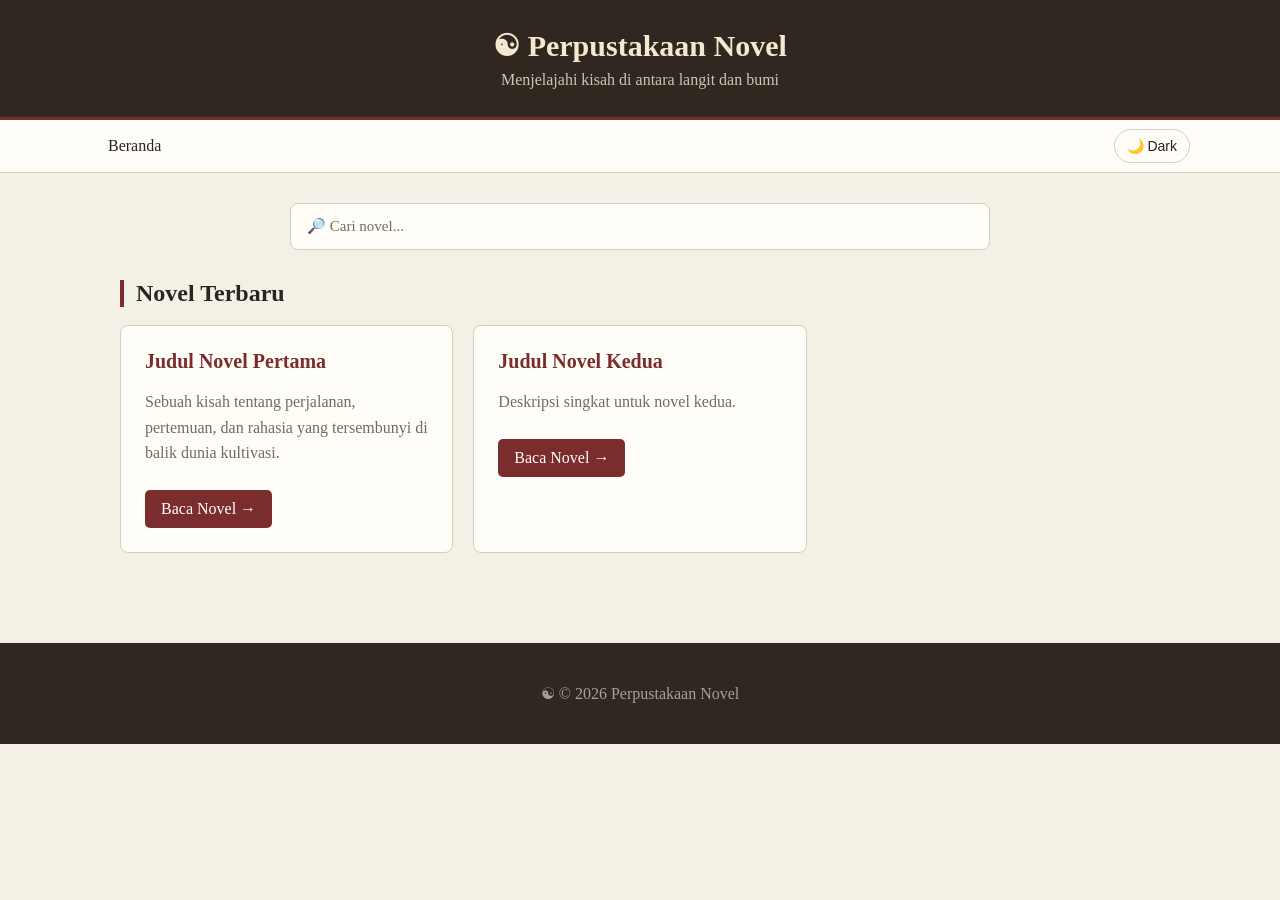
<file: index.html>
<!DOCTYPE html>
<html lang="id">
<head>
    <meta charset="UTF-8">
    <meta name="viewport" content="width=device-width, initial-scale=1.0">

    <title>Perpustakaan Novel</title>

    <link rel="stylesheet" href="style.css">
</head>

<body>

<header>
    <div class="header-content">
        <h1>☯ Perpustakaan Novel</h1>
        <p>Menjelajahi kisah di antara langit dan bumi</p>
    </div>
</header>

<nav>
    <div class="nav-content">

        <div class="nav-links">
            <a href="index.html">Beranda</a>
        </div>

        <button class="theme-button" onclick="toggleTheme()">
            🌙 Dark
        </button>

    </div>
</nav>

<div class="container">

    <input
        type="text"
        class="search"
        placeholder="🔎 Cari novel..."
    >

    <div class="section-title">
        <h2>Novel Terbaru</h2>
    </div>

    <div class="novel-list">

        <div class="novel">
            <h3>Judul Novel Pertama</h3>

            <p>
                Sebuah kisah tentang perjalanan,
                pertemuan, dan rahasia yang tersembunyi
                di balik dunia kultivasi.
            </p>

            <a href="novel1.html">
                Baca Novel →
            </a>
        </div>

        <div class="novel">
            <h3>Judul Novel Kedua</h3>

            <p>
                Deskripsi singkat untuk novel kedua.
            </p>

            <a href="#">
                Baca Novel →
            </a>
        </div>

    </div>

</div>

<footer>
    <p>☯ © 2026 Perpustakaan Novel</p>
</footer>

<script>
    function setTheme(theme) {
        if (theme === "dark") {
            document.body.classList.add("dark");
            document.querySelector(".theme-button").innerHTML = "☀️ Light";
        } else {
            document.body.classList.remove("dark");
            document.querySelector(".theme-button").innerHTML = "🌙 Dark";
        }
    }

    function toggleTheme() {
        if (document.body.classList.contains("dark")) {
            localStorage.setItem("theme", "light");
            setTheme("light");
        } else {
            localStorage.setItem("theme", "dark");
            setTheme("dark");
        }
    }

    function loadTheme() {
        const savedTheme = localStorage.getItem("theme");

        if (savedTheme === "dark") {
            setTheme("dark");
        } else {
            setTheme("light");
        }
    }

    loadTheme();

    window.addEventListener("pageshow", function() {
        loadTheme();
    });
</script>

</body>
</html>
</file>
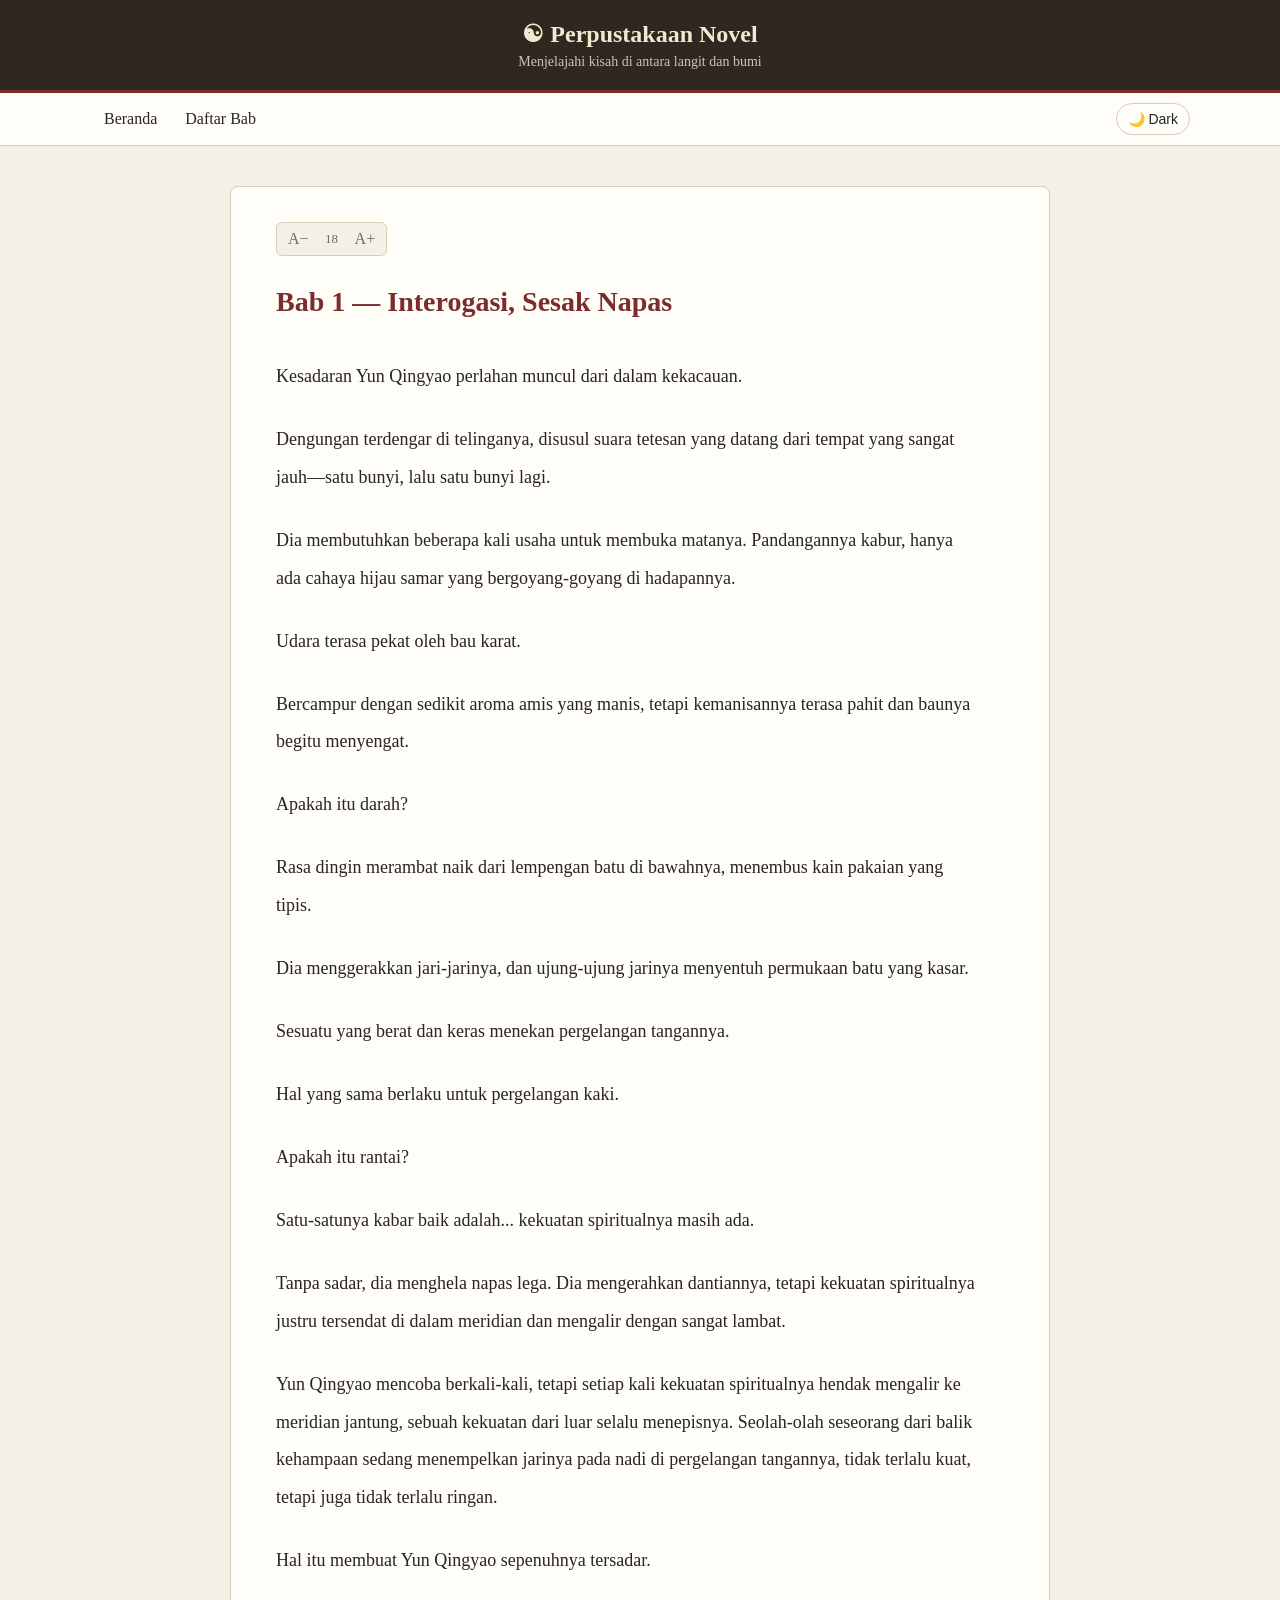
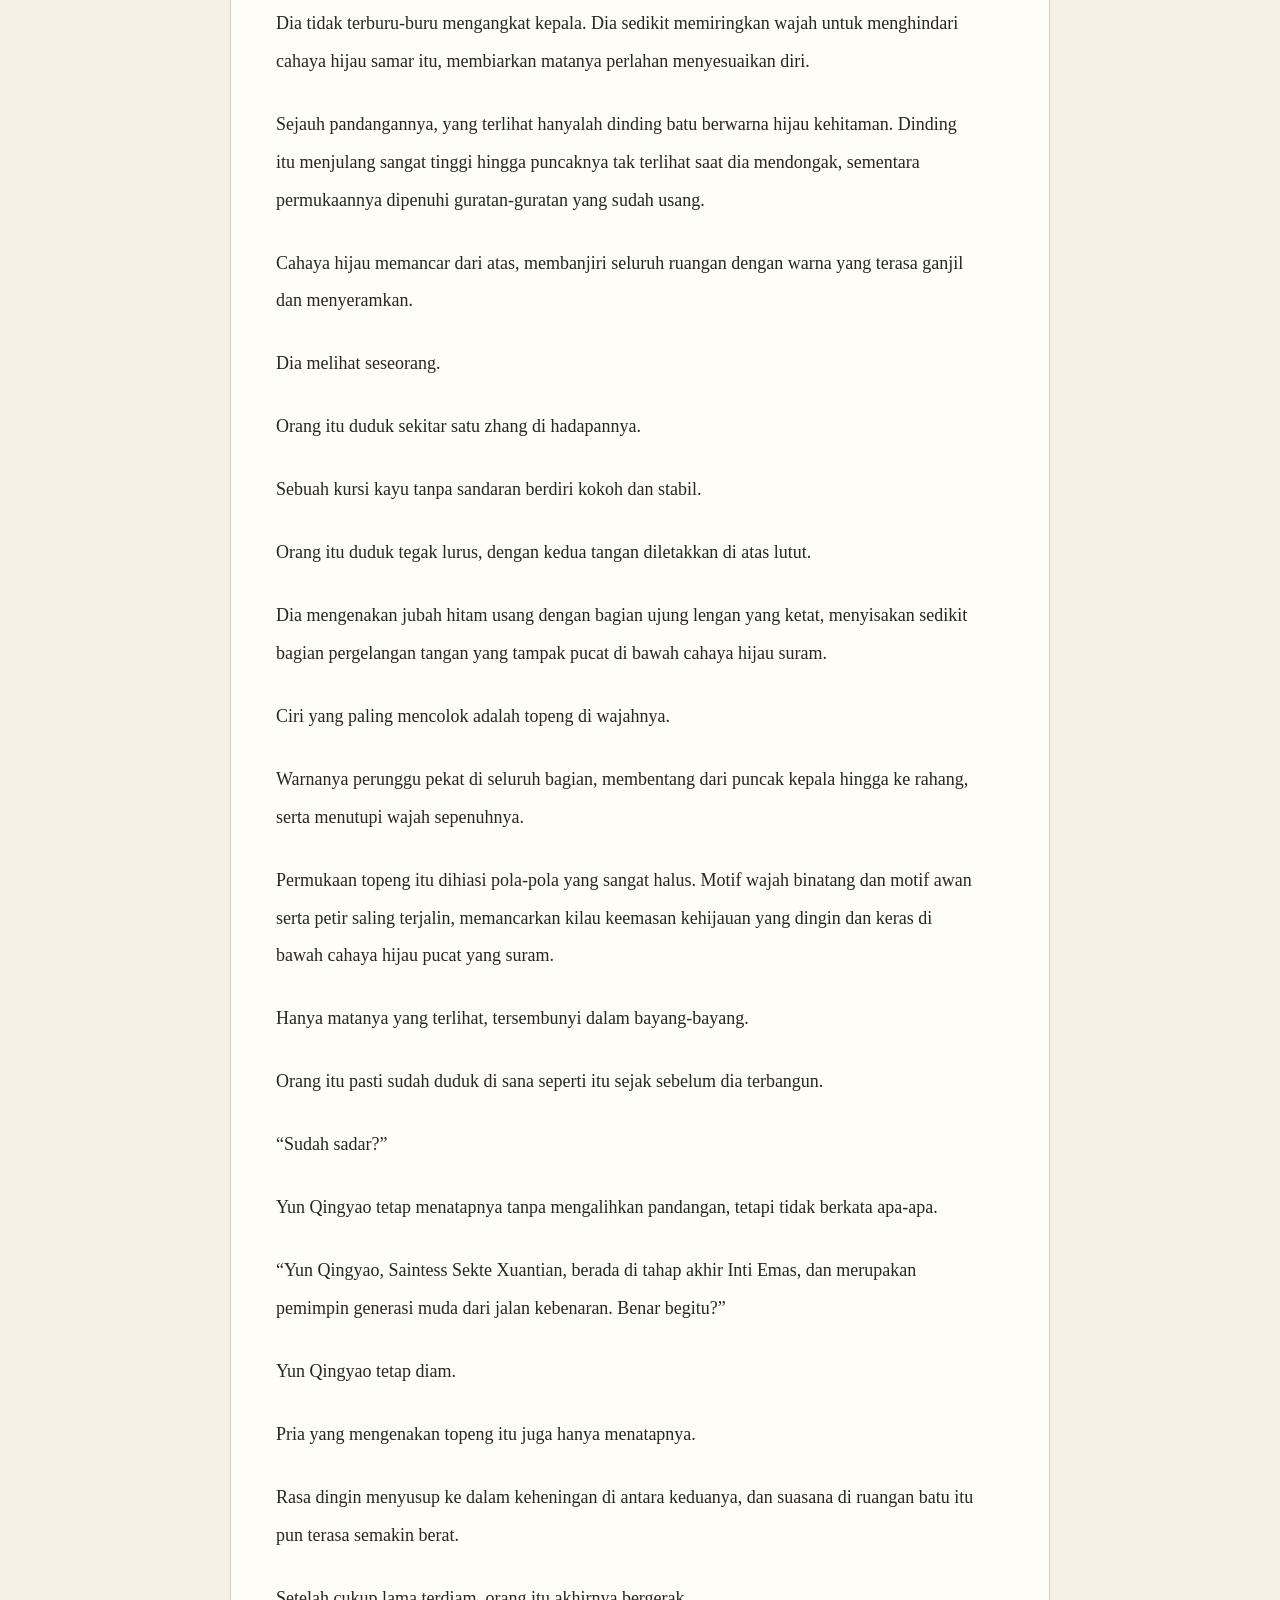
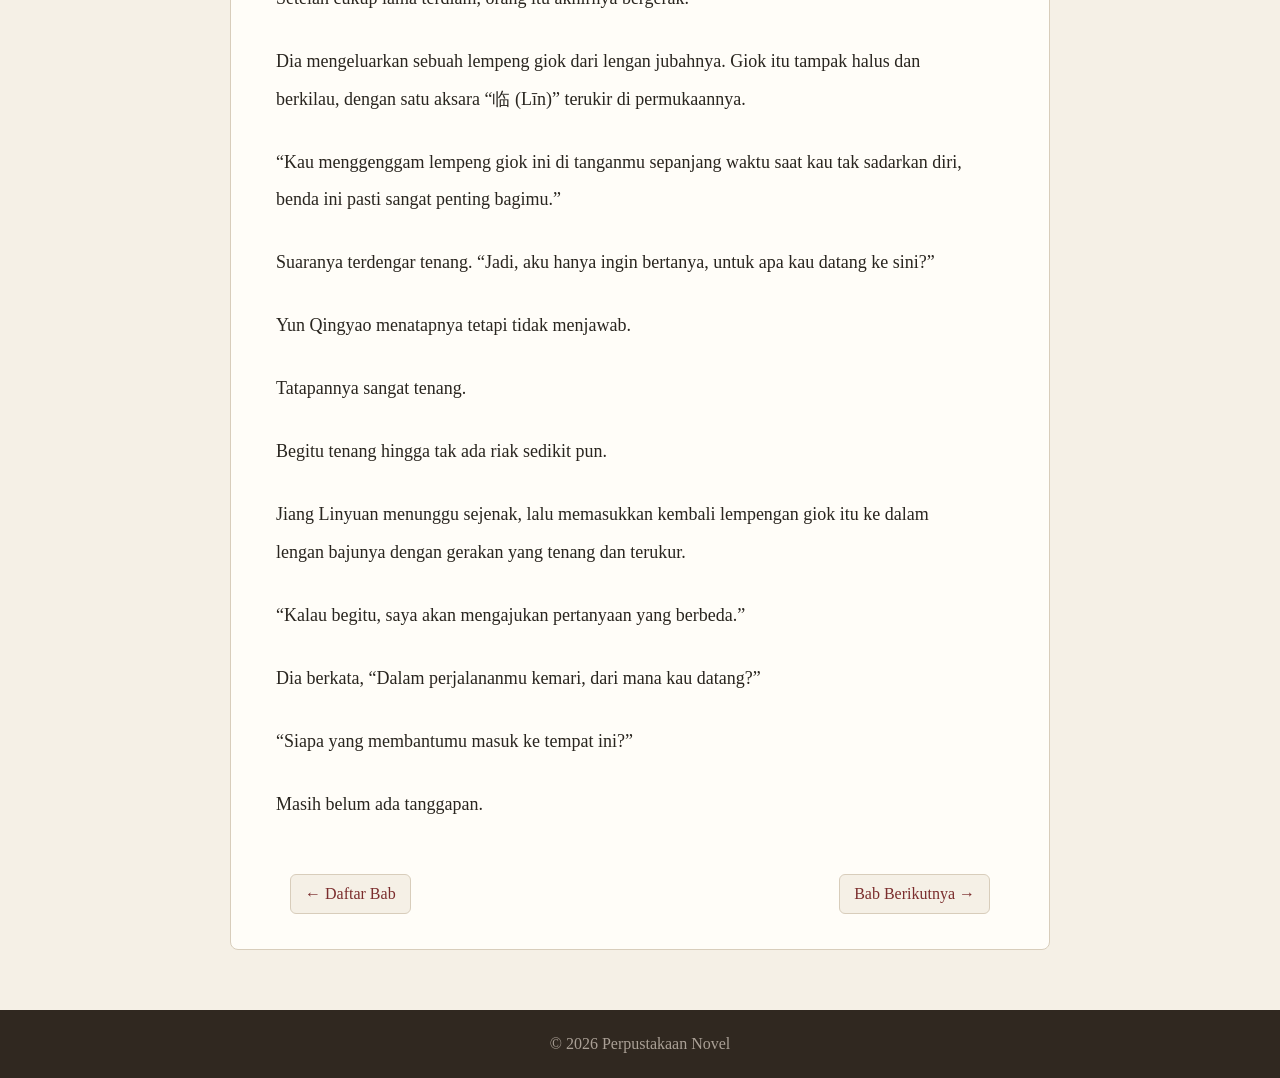
<file: bab1.html>
<!DOCTYPE html>
<html lang="id">
<head>
    <meta charset="UTF-8">
    <meta name="viewport" content="width=device-width, initial-scale=1.0">
    <title>Bab 1 — Awal Perjalanan</title>

    <link rel="stylesheet" href="style.css">
</head>

<body>

<header>
    <div class="header-content">
        <h1>☯ Perpustakaan Novel</h1>
        <p>Menjelajahi kisah di antara langit dan bumi</p>
    </div>
</header>

<nav>
    <div class="nav-content">

        <div class="nav-links">
            <a href="index.html">Beranda</a>
            <a href="novel1.html">Daftar Bab</a>
        </div>

        <button class="theme-button" onclick="toggleTheme()">
            🌙 Dark
        </button>

    </div>
</nav>

<main class="reader">

    <div class="reader-controls">
    <button onclick="changeFontSize(-1)">A−</button>
    <span id="font-size-value">18</span>
    <button onclick="changeFontSize(1)">A+</button>
    </div>
    
    <h1>Bab 1 — Interogasi, Sesak Napas</h1>

    <p>Kesadaran Yun Qingyao perlahan muncul dari dalam kekacauan.</p>

<p>Dengungan terdengar di telinganya, disusul suara tetesan yang datang dari tempat yang sangat jauh—satu bunyi, lalu satu bunyi lagi.</p>

<p>Dia membutuhkan beberapa kali usaha untuk membuka matanya. Pandangannya kabur, hanya ada cahaya hijau samar yang bergoyang-goyang di hadapannya.</p>

<p>Udara terasa pekat oleh bau karat.</p>

<p>Bercampur dengan sedikit aroma amis yang manis, tetapi kemanisannya terasa pahit dan baunya begitu menyengat.</p>

<p>Apakah itu darah?</p>

<p>Rasa dingin merambat naik dari lempengan batu di bawahnya, menembus kain pakaian yang tipis.</p>

<p>Dia menggerakkan jari-jarinya, dan ujung-ujung jarinya menyentuh permukaan batu yang kasar.</p>

<p>Sesuatu yang berat dan keras menekan pergelangan tangannya.</p>

<p>Hal yang sama berlaku untuk pergelangan kaki.</p>

<p>Apakah itu rantai?</p>

<p>Satu-satunya kabar baik adalah... kekuatan spiritualnya masih ada.</p>

<p>Tanpa sadar, dia menghela napas lega. Dia mengerahkan dantiannya, tetapi kekuatan spiritualnya justru tersendat di dalam meridian dan mengalir dengan sangat lambat.</p>

<p>Yun Qingyao mencoba berkali-kali, tetapi setiap kali kekuatan spiritualnya hendak mengalir ke meridian jantung, sebuah kekuatan dari luar selalu menepisnya. Seolah-olah seseorang dari balik kehampaan sedang menempelkan jarinya pada nadi di pergelangan tangannya, tidak terlalu kuat, tetapi juga tidak terlalu ringan.</p>

<p>Hal itu membuat Yun Qingyao sepenuhnya tersadar.</p>

<p>Dia tidak terburu-buru mengangkat kepala. Dia sedikit memiringkan wajah untuk menghindari cahaya hijau samar itu, membiarkan matanya perlahan menyesuaikan diri.</p>

<p>Sejauh pandangannya, yang terlihat hanyalah dinding batu berwarna hijau kehitaman. Dinding itu menjulang sangat tinggi hingga puncaknya tak terlihat saat dia mendongak, sementara permukaannya dipenuhi guratan-guratan yang sudah usang.</p>

<p>Cahaya hijau memancar dari atas, membanjiri seluruh ruangan dengan warna yang terasa ganjil dan menyeramkan.</p>

<p>Dia melihat seseorang.</p>

<p>Orang itu duduk sekitar satu zhang di hadapannya.</p>

<p>Sebuah kursi kayu tanpa sandaran berdiri kokoh dan stabil.</p>

<p>Orang itu duduk tegak lurus, dengan kedua tangan diletakkan di atas lutut.</p>

<p>Dia mengenakan jubah hitam usang dengan bagian ujung lengan yang ketat, menyisakan sedikit bagian pergelangan tangan yang tampak pucat di bawah cahaya hijau suram.</p>

<p>Ciri yang paling mencolok adalah topeng di wajahnya.</p>

<p>Warnanya perunggu pekat di seluruh bagian, membentang dari puncak kepala hingga ke rahang, serta menutupi wajah sepenuhnya.</p>

<p>Permukaan topeng itu dihiasi pola-pola yang sangat halus. Motif wajah binatang dan motif awan serta petir saling terjalin, memancarkan kilau keemasan kehijauan yang dingin dan keras di bawah cahaya hijau pucat yang suram.</p>

<p>Hanya matanya yang terlihat, tersembunyi dalam bayang-bayang.</p>

<p>Orang itu pasti sudah duduk di sana seperti itu sejak sebelum dia terbangun.</p>

<p>“Sudah sadar?”</p>

<p>Yun Qingyao tetap menatapnya tanpa mengalihkan pandangan, tetapi tidak berkata apa-apa.</p>

<p>“Yun Qingyao, Saintess Sekte Xuantian, berada di tahap akhir Inti Emas, dan merupakan pemimpin generasi muda dari jalan kebenaran. Benar begitu?”</p>

<p>Yun Qingyao tetap diam.</p>

<p>Pria yang mengenakan topeng itu juga hanya menatapnya.</p>

<p>Rasa dingin menyusup ke dalam keheningan di antara keduanya, dan suasana di ruangan batu itu pun terasa semakin berat.</p>

<p>Setelah cukup lama terdiam, orang itu akhirnya bergerak.</p>

<p>Dia mengeluarkan sebuah lempeng giok dari lengan jubahnya. Giok itu tampak halus dan berkilau, dengan satu aksara “临 (Līn)” terukir di permukaannya.</p>

<p>“Kau menggenggam lempeng giok ini di tanganmu sepanjang waktu saat kau tak sadarkan diri, benda ini pasti sangat penting bagimu.”</p>

<p>Suaranya terdengar tenang. “Jadi, aku hanya ingin bertanya, untuk apa kau datang ke sini?”</p>

<p>Yun Qingyao menatapnya tetapi tidak menjawab.</p>

<p>Tatapannya sangat tenang.</p>

<p>Begitu tenang hingga tak ada riak sedikit pun.</p>

<p>Jiang Linyuan menunggu sejenak, lalu memasukkan kembali lempengan giok itu ke dalam lengan bajunya dengan gerakan yang tenang dan terukur.</p>

<p>“Kalau begitu, saya akan mengajukan pertanyaan yang berbeda.”</p>

<p>Dia berkata, “Dalam perjalananmu kemari, dari mana kau datang?”</p>

<p>“Siapa yang membantumu masuk ke tempat ini?”</p>

<p>Masih belum ada tanggapan.</p>

    <div class="navigation">
        <a href="novel1.html">← Daftar Bab</a>

        <a href="bab2.html">Bab Berikutnya →</a>
    </div>

</main>

<footer>
    © 2026 Perpustakaan Novel
</footer>

<script>
    function setTheme(theme) {
        if (theme === "dark") {
            document.body.classList.add("dark");
            document.querySelector(".theme-button").innerHTML = "☀️ Light";
        } else {
            document.body.classList.remove("dark");
            document.querySelector(".theme-button").innerHTML = "🌙 Dark";
        }
    }

    function toggleTheme() {
        if (document.body.classList.contains("dark")) {
            localStorage.setItem("theme", "light");
            setTheme("light");
        } else {
            localStorage.setItem("theme", "dark");
            setTheme("dark");
        }
    }

    function loadTheme() {
        const savedTheme = localStorage.getItem("theme");

        if (savedTheme === "dark") {
            setTheme("dark");
        } else {
            setTheme("light");
        }
    }

    let fontSize = Number(localStorage.getItem("fontSize")) || 18;

    function updateFontSize() {
        document.querySelectorAll(".reader p").forEach(function(paragraph) {
            paragraph.style.fontSize = fontSize + "px";
        });

        document.getElementById("font-size-value").textContent = fontSize;
    }

    function changeFontSize(amount) {
        fontSize += amount;

        if (fontSize < 15) fontSize = 15;
        if (fontSize > 24) fontSize = 24;

        localStorage.setItem("fontSize", fontSize);
        updateFontSize();
    }

    loadTheme();
    updateFontSize();

    window.addEventListener("pageshow", function() {
        loadTheme();

        fontSize = Number(localStorage.getItem("fontSize")) || 18;
        updateFontSize();
    });

        // SIMPAN POSISI BACAAN

    const chapterKey = "readingPosition-" + window.location.pathname;

    window.addEventListener("scroll", function() {
        localStorage.setItem(chapterKey, window.scrollY);
    });

    window.addEventListener("pageshow", function() {
        const savedPosition = localStorage.getItem(chapterKey);

        if (savedPosition !== null) {
            window.scrollTo(0, Number(savedPosition));
        }
    });

    function backToTop() {
    window.scrollTo({
        top: 0,
        behavior: "smooth"
    });
}

window.addEventListener("scroll", function() {
    const button = document.getElementById("back-to-top");

    if (window.scrollY > 300) {
        button.classList.add("show");
    } else {
        button.classList.remove("show");
    }
});
</script>

    <button id="back-to-top" onclick="backToTop()">↑</button>

</body>
    </html>
</file>
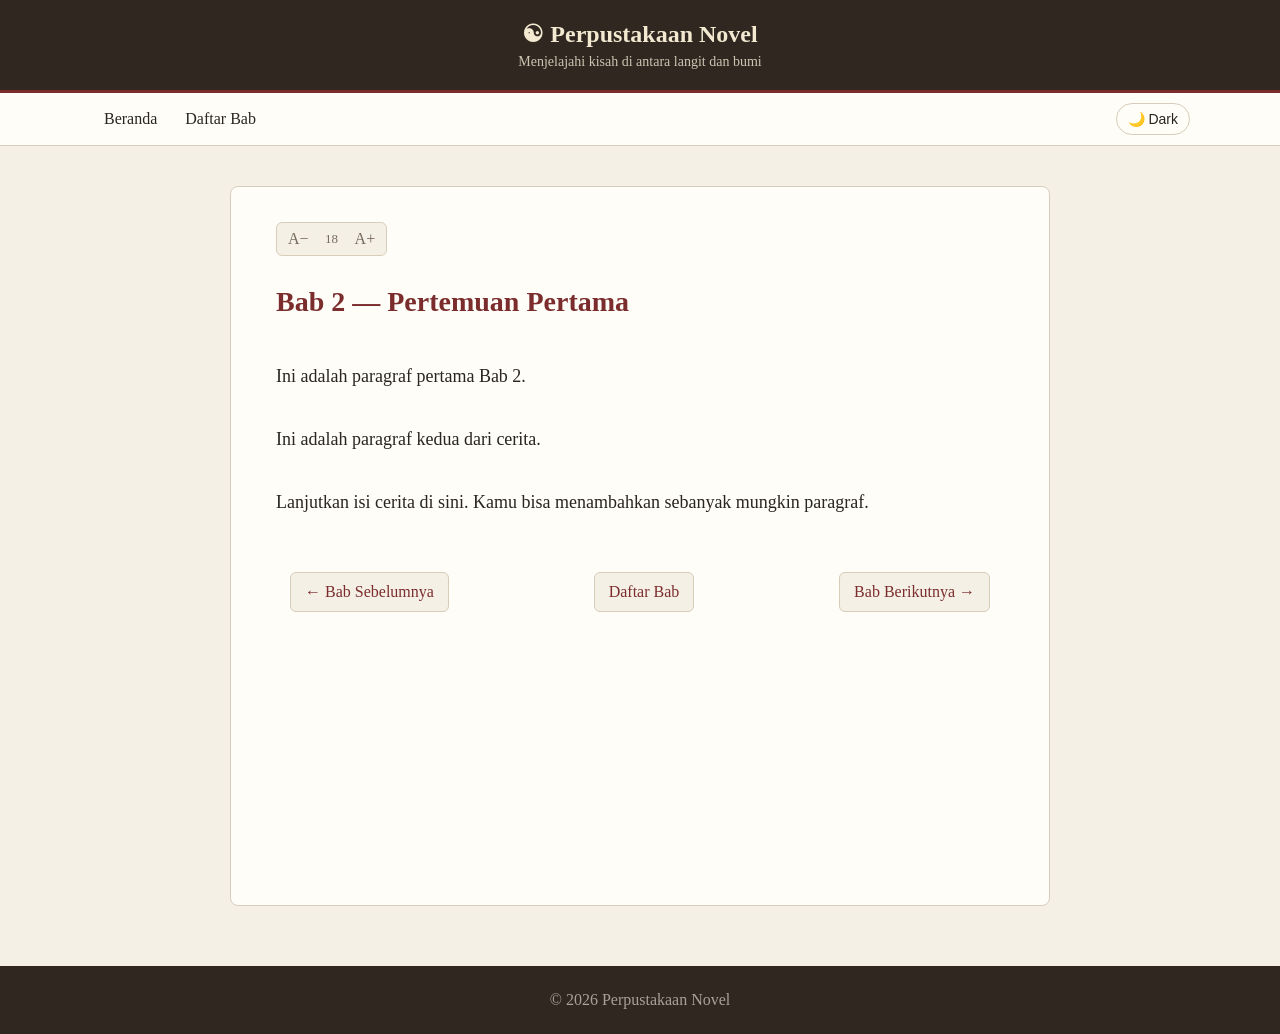
<file: bab2.html>
<!DOCTYPE html>
<html lang="id">
<head>
    <meta charset="UTF-8">
    <meta name="viewport" content="width=device-width, initial-scale=1.0">
    <title>Bab 2 — Pertemuan Pertama</title>

    <link rel="stylesheet" href="style.css">
</head>

<body>

<header>
    <div class="header-content">
        <h1>☯ Perpustakaan Novel</h1>
        <p>Menjelajahi kisah di antara langit dan bumi</p>
    </div>
</header>

<nav>
    <div class="nav-content">

        <div class="nav-links">
            <a href="index.html">Beranda</a>
            <a href="novel1.html">Daftar Bab</a>
        </div>

        <button class="theme-button" onclick="toggleTheme()">
            🌙 Dark
        </button>

    </div>
</nav>

<main class="reader">

    <div class="reader-controls">
    <button onclick="changeFontSize(-1)">A−</button>
    <span id="font-size-value">18</span>
    <button onclick="changeFontSize(1)">A+</button>
    </div>
    
    <h1>Bab 2 — Pertemuan Pertama</h1>

    <p>
        Ini adalah paragraf pertama Bab 2.
    </p>

    <p>
        Ini adalah paragraf kedua dari cerita.
    </p>

    <p>
        Lanjutkan isi cerita di sini. Kamu bisa menambahkan
        sebanyak mungkin paragraf.
    </p>

    <div class="navigation">
        <a href="bab1.html">← Bab Sebelumnya</a>

        <a href="novel1.html">Daftar Bab</a>

        <a href="bab3.html">Bab Berikutnya →</a>
    </div>

</main>

<footer>
    © 2026 Perpustakaan Novel
</footer>

<script>
    function setTheme(theme) {
        if (theme === "dark") {
            document.body.classList.add("dark");
            document.querySelector(".theme-button").innerHTML = "☀️ Light";
        } else {
            document.body.classList.remove("dark");
            document.querySelector(".theme-button").innerHTML = "🌙 Dark";
        }
    }

    function toggleTheme() {
        if (document.body.classList.contains("dark")) {
            localStorage.setItem("theme", "light");
            setTheme("light");
        } else {
            localStorage.setItem("theme", "dark");
            setTheme("dark");
        }
    }

    function loadTheme() {
        const savedTheme = localStorage.getItem("theme");

        if (savedTheme === "dark") {
            setTheme("dark");
        } else {
            setTheme("light");
        }
    }

    let fontSize = Number(localStorage.getItem("fontSize")) || 18;

    function updateFontSize() {
        document.querySelectorAll(".reader p").forEach(function(paragraph) {
            paragraph.style.fontSize = fontSize + "px";
        });

        document.getElementById("font-size-value").textContent = fontSize;
    }

    function changeFontSize(amount) {
        fontSize += amount;

        if (fontSize < 15) fontSize = 15;
        if (fontSize > 24) fontSize = 24;

        localStorage.setItem("fontSize", fontSize);
        updateFontSize();
    }

    loadTheme();
    updateFontSize();

    window.addEventListener("pageshow", function() {
        loadTheme();

        fontSize = Number(localStorage.getItem("fontSize")) || 18;
        updateFontSize();
    });
</script>

</body>
    </html>
</file>
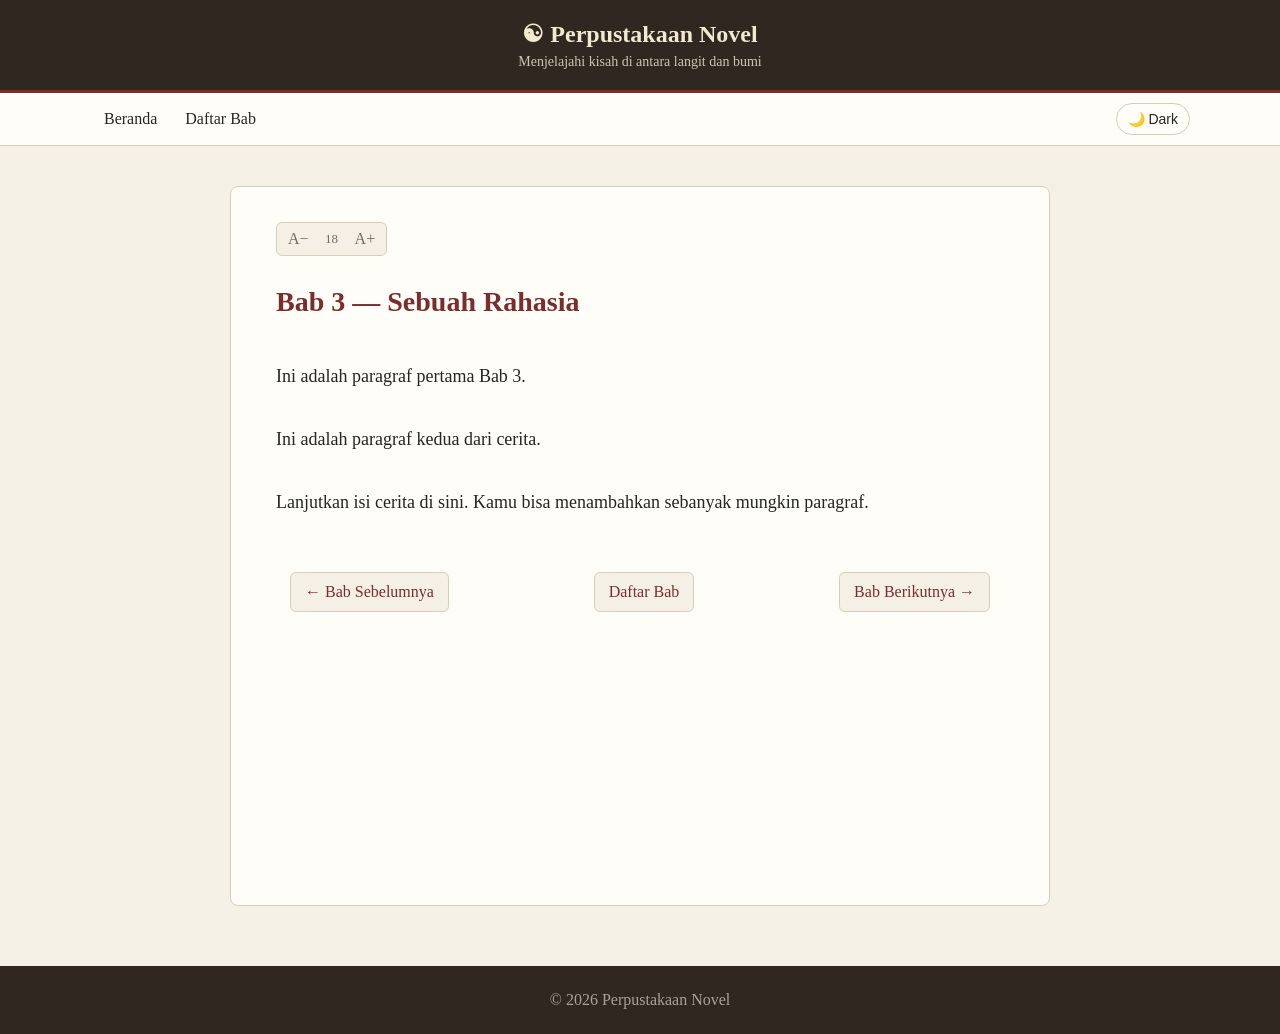
<file: bab3.html>
<!DOCTYPE html>
<html lang="id">
<head>
    <meta charset="UTF-8">
    <meta name="viewport" content="width=device-width, initial-scale=1.0">
    <title>Bab 3 — Sebuah Rahasia</title>

    <link rel="stylesheet" href="style.css">
</head>

<body>

<header>
    <div class="header-content">
        <h1>☯ Perpustakaan Novel</h1>
        <p>Menjelajahi kisah di antara langit dan bumi</p>
    </div>
</header>

<nav>
    <div class="nav-content">

        <div class="nav-links">
            <a href="index.html">Beranda</a>
            <a href="novel1.html">Daftar Bab</a>
        </div>

        <button class="theme-button" onclick="toggleTheme()">
            🌙 Dark
        </button>

    </div>
</nav>

<main class="reader">

    <div class="reader-controls">
    <button onclick="changeFontSize(-1)">A−</button>
    <span id="font-size-value">18</span>
    <button onclick="changeFontSize(1)">A+</button>
    </div>
    
    <h1>Bab 3 — Sebuah Rahasia</h1>

    <p>
        Ini adalah paragraf pertama Bab 3.
    </p>

    <p>
        Ini adalah paragraf kedua dari cerita.
    </p>

    <p>
        Lanjutkan isi cerita di sini. Kamu bisa menambahkan
        sebanyak mungkin paragraf.
    </p>

    <div class="navigation">
        <a href="bab2.html">← Bab Sebelumnya</a>

        <a href="novel1.html">Daftar Bab</a>

        <a href="bab4.html">Bab Berikutnya →</a>
    </div>

</main>

<footer>
    © 2026 Perpustakaan Novel
</footer>

<script>
    function setTheme(theme) {
        if (theme === "dark") {
            document.body.classList.add("dark");
            document.querySelector(".theme-button").innerHTML = "☀️ Light";
        } else {
            document.body.classList.remove("dark");
            document.querySelector(".theme-button").innerHTML = "🌙 Dark";
        }
    }

    function toggleTheme() {
        if (document.body.classList.contains("dark")) {
            localStorage.setItem("theme", "light");
            setTheme("light");
        } else {
            localStorage.setItem("theme", "dark");
            setTheme("dark");
        }
    }

    function loadTheme() {
        const savedTheme = localStorage.getItem("theme");

        if (savedTheme === "dark") {
            setTheme("dark");
        } else {
            setTheme("light");
        }
    }

    let fontSize = Number(localStorage.getItem("fontSize")) || 18;

    function updateFontSize() {
        document.querySelectorAll(".reader p").forEach(function(paragraph) {
            paragraph.style.fontSize = fontSize + "px";
        });

        document.getElementById("font-size-value").textContent = fontSize;
    }

    function changeFontSize(amount) {
        fontSize += amount;

        if (fontSize < 15) fontSize = 15;
        if (fontSize > 24) fontSize = 24;

        localStorage.setItem("fontSize", fontSize);
        updateFontSize();
    }

    loadTheme();
    updateFontSize();

    window.addEventListener("pageshow", function() {
        loadTheme();

        fontSize = Number(localStorage.getItem("fontSize")) || 18;
        updateFontSize();
    });
</script>
</body>
</html>
</file>
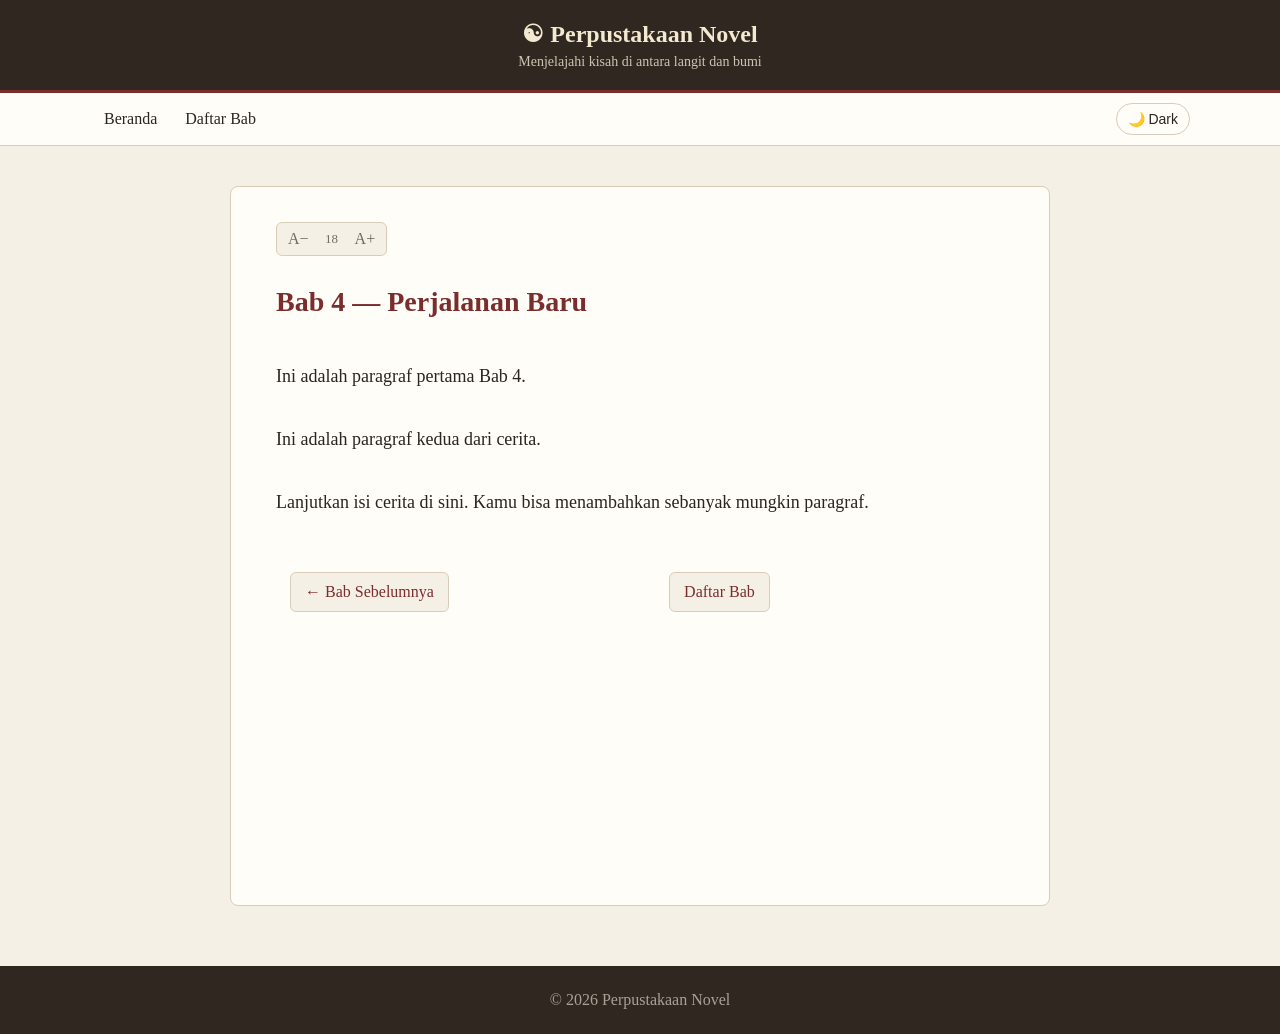
<file: bab4.html>
<!DOCTYPE html>
<html lang="id">
<head>
    <meta charset="UTF-8">
    <meta name="viewport" content="width=device-width, initial-scale=1.0">
    <title>Bab 4 — Perjalanan Baru</title>

    <link rel="stylesheet" href="style.css">
</head>

<body>

<header>
    <div class="header-content">
        <h1>☯ Perpustakaan Novel</h1>
        <p>Menjelajahi kisah di antara langit dan bumi</p>
    </div>
</header>

<nav>
    <div class="nav-content">

        <div class="nav-links">
            <a href="index.html">Beranda</a>
            <a href="novel1.html">Daftar Bab</a>
        </div>

        <button class="theme-button" onclick="toggleTheme()">
            🌙 Dark
        </button>

    </div>
</nav>

<main class="reader">

    <div class="reader-controls">
    <button onclick="changeFontSize(-1)">A−</button>
    <span id="font-size-value">18</span>
    <button onclick="changeFontSize(1)">A+</button>
    </div>
    
    <h1>Bab 4 — Perjalanan Baru</h1>

    <p>
        Ini adalah paragraf pertama Bab 4.
    </p>

    <p>
        Ini adalah paragraf kedua dari cerita.
    </p>

    <p>
        Lanjutkan isi cerita di sini. Kamu bisa menambahkan
        sebanyak mungkin paragraf.
    </p>

    <div class="navigation">
        <a href="bab3.html">← Bab Sebelumnya</a>

        <a href="novel1.html">Daftar Bab</a>

        <span></span>
    </div>

</main>

<footer>
    © 2026 Perpustakaan Novel
</footer>

<script>
    function setTheme(theme) {
        if (theme === "dark") {
            document.body.classList.add("dark");
            document.querySelector(".theme-button").innerHTML = "☀️ Light";
        } else {
            document.body.classList.remove("dark");
            document.querySelector(".theme-button").innerHTML = "🌙 Dark";
        }
    }

    function toggleTheme() {
        if (document.body.classList.contains("dark")) {
            localStorage.setItem("theme", "light");
            setTheme("light");
        } else {
            localStorage.setItem("theme", "dark");
            setTheme("dark");
        }
    }

    function loadTheme() {
        const savedTheme = localStorage.getItem("theme");

        if (savedTheme === "dark") {
            setTheme("dark");
        } else {
            setTheme("light");
        }
    }

    let fontSize = Number(localStorage.getItem("fontSize")) || 18;

    function updateFontSize() {
        document.querySelectorAll(".reader p").forEach(function(paragraph) {
            paragraph.style.fontSize = fontSize + "px";
        });

        document.getElementById("font-size-value").textContent = fontSize;
    }

    function changeFontSize(amount) {
        fontSize += amount;

        if (fontSize < 15) fontSize = 15;
        if (fontSize > 24) fontSize = 24;

        localStorage.setItem("fontSize", fontSize);
        updateFontSize();
    }

    loadTheme();
    updateFontSize();

    window.addEventListener("pageshow", function() {
        loadTheme();

        fontSize = Number(localStorage.getItem("fontSize")) || 18;
        updateFontSize();
    });
</script>

</body>
        </html>
</file>
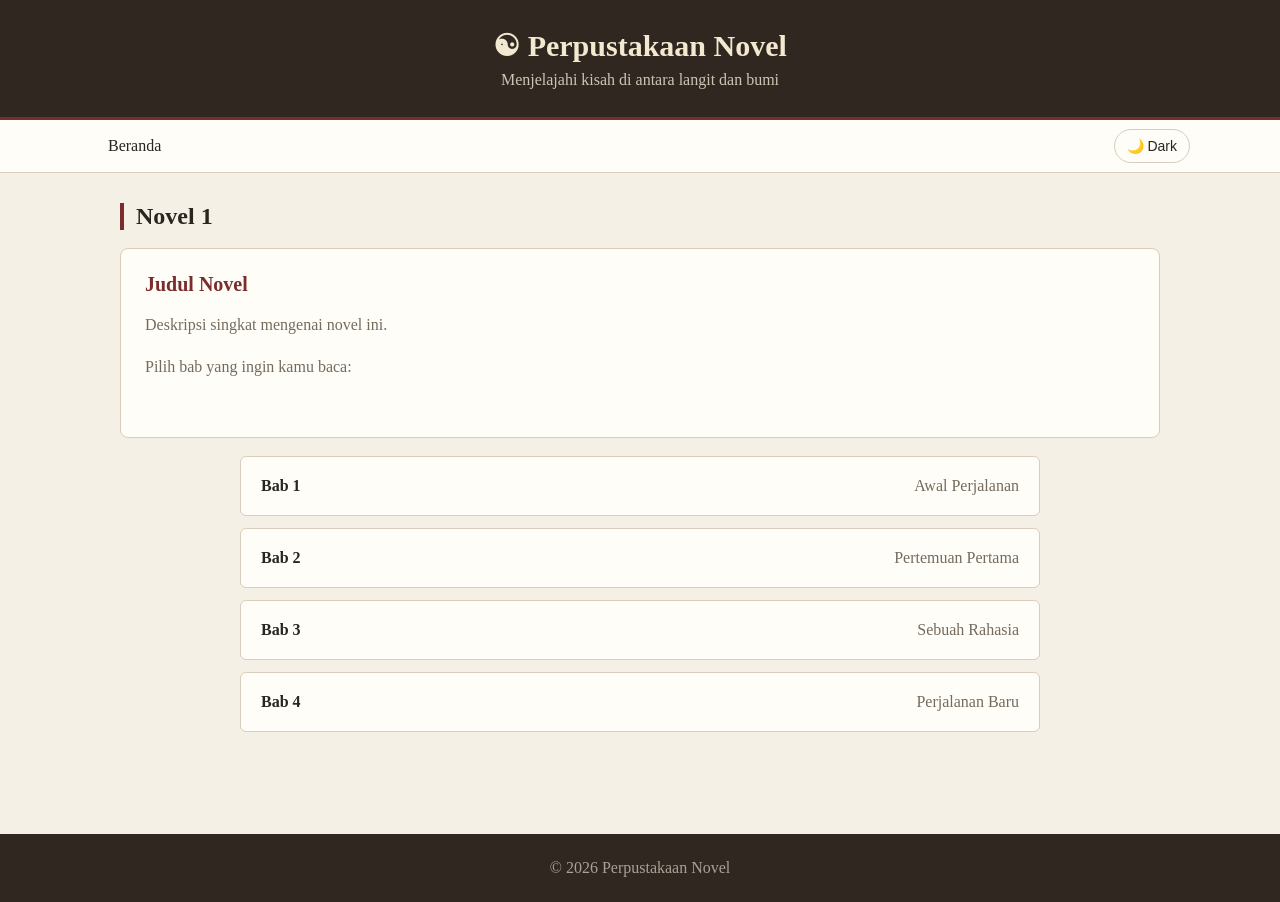
<file: novel1.html>
<!DOCTYPE html>
<html lang="id">
<head>
    <meta charset="UTF-8">
    <meta name="viewport" content="width=device-width, initial-scale=1.0">
    <title>Novel 1 - Perpustakaan Novel</title>

    <link rel="stylesheet" href="style.css">
</head>

<body>

<header>
    <div class="header-content">
        <h1>☯ Perpustakaan Novel</h1>
        <p>Menjelajahi kisah di antara langit dan bumi</p>
    </div>
</header>

<nav>
    <div class="nav-content">

        <div class="nav-links">
            <a href="index.html">Beranda</a>
        </div>

        <button class="theme-button" onclick="toggleTheme()">
            🌙 Dark
        </button>

    </div>
</nav>

<main class="container">

    <div class="section-title">
        <h2>Novel 1</h2>
    </div>

    <div class="novel">
        <h3>Judul Novel</h3>

        <p>
            Deskripsi singkat mengenai novel ini.
        </p>

        <p>
            Pilih bab yang ingin kamu baca:
        </p>
    </div>

    <br>

    <div class="chapter">
        <a href="bab1.html">
            <span>Bab 1</span>
            <span>Awal Perjalanan</span>
        </a>
    </div>

    <div class="chapter">
        <a href="bab2.html">
            <span>Bab 2</span>
            <span>Pertemuan Pertama</span>
        </a>
    </div>

    <div class="chapter">
        <a href="bab3.html">
            <span>Bab 3</span>
            <span>Sebuah Rahasia</span>
        </a>
    </div>

    <div class="chapter">
        <a href="bab4.html">
            <span>Bab 4</span>
            <span>Perjalanan Baru</span>
        </a>
    </div>

</main>

<footer>
    © 2026 Perpustakaan Novel
</footer>

<script>
    function setTheme(theme) {
        if (theme === "dark") {
            document.body.classList.add("dark");
            document.querySelector(".theme-button").innerHTML = "☀️ Light";
        } else {
            document.body.classList.remove("dark");
            document.querySelector(".theme-button").innerHTML = "🌙 Dark";
        }
    }

    function toggleTheme() {
        if (document.body.classList.contains("dark")) {
            localStorage.setItem("theme", "light");
            setTheme("light");
        } else {
            localStorage.setItem("theme", "dark");
            setTheme("dark");
        }
    }

    function loadTheme() {
        const savedTheme = localStorage.getItem("theme");

        if (savedTheme === "dark") {
            setTheme("dark");
        } else {
            setTheme("light");
        }
    }

    loadTheme();

    window.addEventListener("pageshow", function() {
        loadTheme();
    });
</script>
</body>
</html>
</file>
<file: style.css>
* {
    box-sizing: border-box;
}

:root {
    --bg: #f5f0e6;
    --card: #fffdf8;
    --text: #29251f;
    --secondary: #756b5d;
    --primary: #7b2d2d;
    --border: #d8cdbb;
    --header: #302820;
}

body.dark {
    --bg: #171514;
    --card: #24211f;
    --text: #eee7dc;
    --secondary: #aaa096;
    --primary: #c96b5c;
    --border: #403a35;
    --header: #100f0e;
}

body {
    margin: 0;
    background: var(--bg);
    color: var(--text);
    font-family: Georgia, "Times New Roman", serif;
    transition:
        background-color 0.3s ease,
        color 0.3s ease;
}

/* TRANSISI TEMA */

header,
nav,
.novel,
.chapter,
.reader,
.search,
.theme-button,
.reader-controls,
footer {
    transition:
        background-color 0.3s ease,
        color 0.3s ease,
        border-color 0.3s ease;
}

/* HEADER */

header {
    background: var(--header);
    color: #f3e8d0;
    padding: 35px 20px;
    border-bottom: 3px solid var(--primary);
}

.header-content {
    max-width: 1000px;
    margin: auto;
    text-align: center;
}

header h1 {
    margin: 0;
    font-size: 30px;
}

header p {
    margin: 10px 0 0;
    color: #cfc4b2;
}

/* NAVIGASI */

nav {
    background: var(--card);
    border-bottom: 1px solid var(--border);
}

.nav-content {
    max-width: 1000px;
    margin: auto;
    display: flex;
    justify-content: space-between;
    align-items: center;
}

.nav-links {
    display: flex;
}

nav a {
    color: var(--text);
    text-decoration: none;
    padding: 14px 20px;
}

nav a:hover {
    color: var(--primary);
}

/* TOMBOL TEMA */

.theme-button {
    border: 1px solid var(--border);
    background: var(--card);
    color: var(--text);
    padding: 8px 12px;
    margin-right: 10px;
    border-radius: 20px;
    cursor: pointer;
    font-size: 14px;
}

/* KONTEN */

.container {
    max-width: 1000px;
    margin: auto;
    padding: 30px 20px;
}

/* PENCARIAN */

.search {
    width: 100%;
    padding: 14px 16px;
    border: 1px solid var(--border);
    border-radius: 8px;
    background: var(--card);
    color: var(--text);
    font-family: inherit;
    font-size: 15px;
    margin-bottom: 30px;
}

.search::placeholder {
    color: var(--secondary);
}

/* JUDUL BAGIAN */

.section-title {
    margin-bottom: 18px;
    border-left: 4px solid var(--primary);
    padding-left: 12px;
}

.section-title h2 {
    margin: 0;
}

/* KARTU NOVEL */

.novel-list {
    display: grid;
    grid-template-columns: repeat(2, 1fr);
    gap: 18px;
}

.novel {
    background: var(--card);
    padding: 22px;
    border: 1px solid var(--border);
    border-radius: 8px;
}

.novel h3 {
    margin-top: 0;
    margin-bottom: 10px;
    color: var(--primary);
}

.novel p {
    color: var(--secondary);
    line-height: 1.6;
}

.novel a {
    display: inline-block;
    margin-top: 8px;
    padding: 9px 14px;
    background: var(--primary);
    color: white;
    text-decoration: none;
    border-radius: 5px;
}

/* DAFTAR BAB */

.chapter {
    background: var(--card);
    margin-bottom: 10px;
    border-radius: 6px;
    overflow: hidden;
    border: 1px solid var(--border);
}

.chapter a {
    display: flex;
    justify-content: space-between;
    gap: 15px;
    padding: 15px;
    text-decoration: none;
    color: var(--text);
}

.chapter a:hover {
    background: var(--bg);
}

.chapter span:first-child {
    font-weight: bold;
}

.chapter span:last-child {
    color: var(--secondary);
    text-align: right;
}

/* HALAMAN BACA */

.reader {
    max-width: 780px;
    margin: 30px auto;
    padding: 35px 40px;
    background: var(--card);
    border: 1px solid var(--border);
    border-radius: 8px;
    min-height: 80vh;
}

.reader h1 {
    text-align: center;
    margin-top: 0;
    margin-bottom: 40px;
    line-height: 1.4;
    color: var(--primary);
}

.reader p {
    font-size: 18px;
    line-height: 2;
    margin: 0 0 1.4em;
    text-align: left;
}

/* NAVIGASI BAB */

.navigation {
    display: flex;
    justify-content: space-between;
    gap: 10px;
    margin-top: 45px;
}

.navigation a {
    color: var(--primary);
    text-decoration: none;
}

/* FOOTER */

footer {
    margin-top: 40px;
    background: var(--header);
    color: #aaa096;
    text-align: center;
    padding: 20px;
}

/* HP */

@media (max-width: 600px) {

    header h1 {
        font-size: 25px;
    }

    .novel-list {
        grid-template-columns: 1fr;
    }

    .nav-content {
        flex-wrap: wrap;
    }

    .theme-button {
        margin: 8px 10px;
    }

    .reader {
        margin: 15px 10px;
        padding: 25px 18px;
    }

    .reader p {
        font-size: 17px;
        line-height: 1.9;
        text-align: left;
    }

    .navigation {
        font-size: 14px;
    }
}

/* HEADER KHUSUS HALAMAN BACA */

body:has(.reader) header {
    padding: 20px 15px;
}

body:has(.reader) header h1 {
    font-size: 24px;
}

body:has(.reader) header p {
    margin-top: 6px;
    font-size: 14px;
}

body:has(.reader) nav a {
    padding: 11px 14px;
}

body:has(.reader) .theme-button {
    padding: 7px 11px;
}

/* KONTROL UKURAN TEKS */

.reader-controls {
    display: flex;
    justify-content: flex-start;
    align-items: center;
    gap: 3px;
    margin-bottom: 18px;
}

.reader-controls button {
    border: none;
    background: transparent;
    color: var(--secondary);
    padding: 3px 5px;
    cursor: pointer;
    font-family: inherit;
    font-size: 16px;
}

.reader-controls button:hover {
    color: var(--primary);
}

#font-size-value {
    min-width: 22px;
    text-align: center;
    color: var(--secondary);
    font-size: 14px;
}

/* PENYESUAIAN HALAMAN BACA */

.reader {
    text-align: left;
}

.reader h1 {
    text-align: left;
    margin-left: 0;
    margin-right: 0;
}

/* KONTROL UKURAN TEKS */

.reader .reader-controls {
    display: inline-flex;
    align-items: center;
    justify-content: flex-start;

    margin: 0 0 22px 0;
    padding: 3px;

    border: 1px solid var(--border);
    border-radius: 6px;

    background: var(--bg);
}

.reader .reader-controls button {
    border: none;
    background: transparent;
    color: var(--secondary);

    padding: 4px 7px;
    margin: 0;

    font-family: inherit;
    font-size: 15px;
    line-height: 1;
    cursor: pointer;
}

.reader .reader-controls button:hover {
    color: var(--primary);
}

.reader #font-size-value {
    min-width: 24px;
    text-align: center;
    color: var(--secondary);
    font-size: 13px;
}

.reader h1 {
    margin-left: 0 !important;
    padding-left: 0 !important;
    text-align: left !important;
}

.reader p {
    margin-left: 0 !important;
    padding-left: 0 !important;
}

.reader {
    padding-left: 18px;
    padding-right: 18px;
}

/* DESKTOP */

@media (min-width: 601px) {

    .reader {
        max-width: 820px;
        margin: 40px auto;
        padding-left: 45px;
        padding-right: 45px;
    }

}

@media (min-width: 601px) {

    .reader p {
        font-size: 18px;
        line-height: 2;
    }

}

@media (min-width: 601px) {

    .reader p {
        max-width: 700px;
        margin-left: auto;
        margin-right: auto;
    }

}

@media (min-width: 601px) {

    .nav-content {
        max-width: 1100px;
        margin: auto;
    }

    nav a {
        padding: 14px 18px;
    }

}

@media (min-width: 601px) {

    header {
        padding: 28px 20px;
    }

    header h1 {
        font-size: 30px;
    }

    header p {
        margin-top: 8px;
    }
 
}

/* DAFTAR NOVEL DESKTOP */

@media (min-width: 901px) {

    .novel-list {
        grid-template-columns: repeat(3, 1fr);
        gap: 20px;
    }

}

/* DAFTAR BAB DESKTOP */

@media (min-width: 601px) {

    .chapter {
        max-width: 800px;
        margin-left: auto;
        margin-right: auto;
    }

}

/* JARAK DAFTAR BAB DESKTOP */

@media (min-width: 601px) {

    .chapter {
        margin-bottom: 12px;
    }

    .chapter a {
        padding: 17px 20px;
    }

}

/* JUDUL BAB DESKTOP */

@media (min-width: 601px) {

    .reader h1 {
        font-size: 28px;
        line-height: 1.5;
        margin-bottom: 35px;
    }

}

/* JARAK TEKS NOVEL DESKTOP */

@media (min-width: 601px) {

    .reader p {
        line-height: 2.1;
    }

}

 /* KONTROL FONT DESKTOP */

@media (min-width: 601px) {

    .reader .reader-controls {
        margin-bottom: 25px;
    }

    .reader .reader-controls button {
        padding: 5px 8px;
        font-size: 16px;
    }

}

 /* NAVIGASI BAB DESKTOP */

@media (min-width: 601px) {

    .navigation {
        max-width: 700px;
        margin-left: auto;
        margin-right: auto;
        margin-top: 50px;
    }

    .navigation a {
        padding: 10px 14px;
        border: 1px solid var(--border);
        border-radius: 6px;
        background: var(--bg);
    }

    .navigation a:hover {
        background: var(--primary);
        color: white;
    }

}

/* FOOTER DESKTOP */

@media (min-width: 601px) {

    footer {
        padding: 25px 20px;
        margin-top: 60px;
    }

}

/* KONTEN UTAMA DESKTOP */

@media (min-width: 601px) {

    .container {
        max-width: 1100px;
        padding-left: 30px;
        padding-right: 30px;
    }

}

/* PENCARIAN DESKTOP */

@media (min-width: 601px) {

    .search {
        max-width: 700px;
        display: block;
        margin-left: auto;
        margin-right: auto;
    }

}

/* JUDUL BAGIAN DESKTOP */

@media (min-width: 601px) {

    .section-title {
        max-width: 1100px;
        margin-left: auto;
        margin-right: auto;
    }

    .section-title h2 {
        font-size: 24px;
    }

}

/* KARTU NOVEL DESKTOP */

@media (min-width: 901px) {

    .novel {
        padding: 24px;
        min-height: 190px;
    }

    .novel h3 {
        font-size: 20px;
    }

}

/* EFEK KARTU NOVEL DESKTOP */

@media (min-width: 901px) {

    .novel {
        transition:
            transform 0.2s ease,
            box-shadow 0.2s ease;
    }

    .novel:hover {
        transform: translateY(-3px);
        box-shadow: 0 6px 18px rgba(0, 0, 0, 0.08);
    }

        }

/* TOMBOL BACA DESKTOP */

@media (min-width: 901px) {

    .novel a {
        padding: 10px 16px;
        transition:
            background-color 0.2s ease,
            transform 0.2s ease;
    }

    .novel a:hover {
        transform: translateY(-2px);
    }

}

/* TEKS DAFTAR BAB DESKTOP */

@media (min-width: 601px) {

    .chapter a {
        align-items: center;
    }

    .chapter span:first-child {
        line-height: 1.5;
    }

    .chapter span:last-child {
        white-space: nowrap;
    }

}

/* HALAMAN BACA LAYAR MENENGAH */

@media (min-width: 601px) and (max-width: 900px) {

    .reader {
        margin-left: 25px;
        margin-right: 25px;
    }

}

/* NAVIGASI DESKTOP */

@media (min-width: 901px) {

    .nav-content {
        min-height: 52px;
    }

    .nav-links {
        align-items: center;
    }

    .theme-button {
        margin-right: 0;
    }

}

/* TOMBOL KEMBALI KE ATAS */

#back-to-top {
    position: fixed;
    right: 18px;
    bottom: 18px;

    width: 42px;
    height: 42px;

    border: 1px solid var(--border);
    border-radius: 50%;

    background: var(--card);
    color: var(--text);

    font-size: 20px;
    cursor: pointer;

    box-shadow: 0 3px 10px rgba(0, 0, 0, 0.15);

    z-index: 1000;

    opacity: 0;
    pointer-events: none;
}

#back-to-top.show {
    opacity: 1;
    pointer-events: auto;
}

/* EFEK TOMBOL KEMBALI KE ATAS */

#back-to-top:hover {
    background: var(--primary);
    color: white;
        }
</file>
